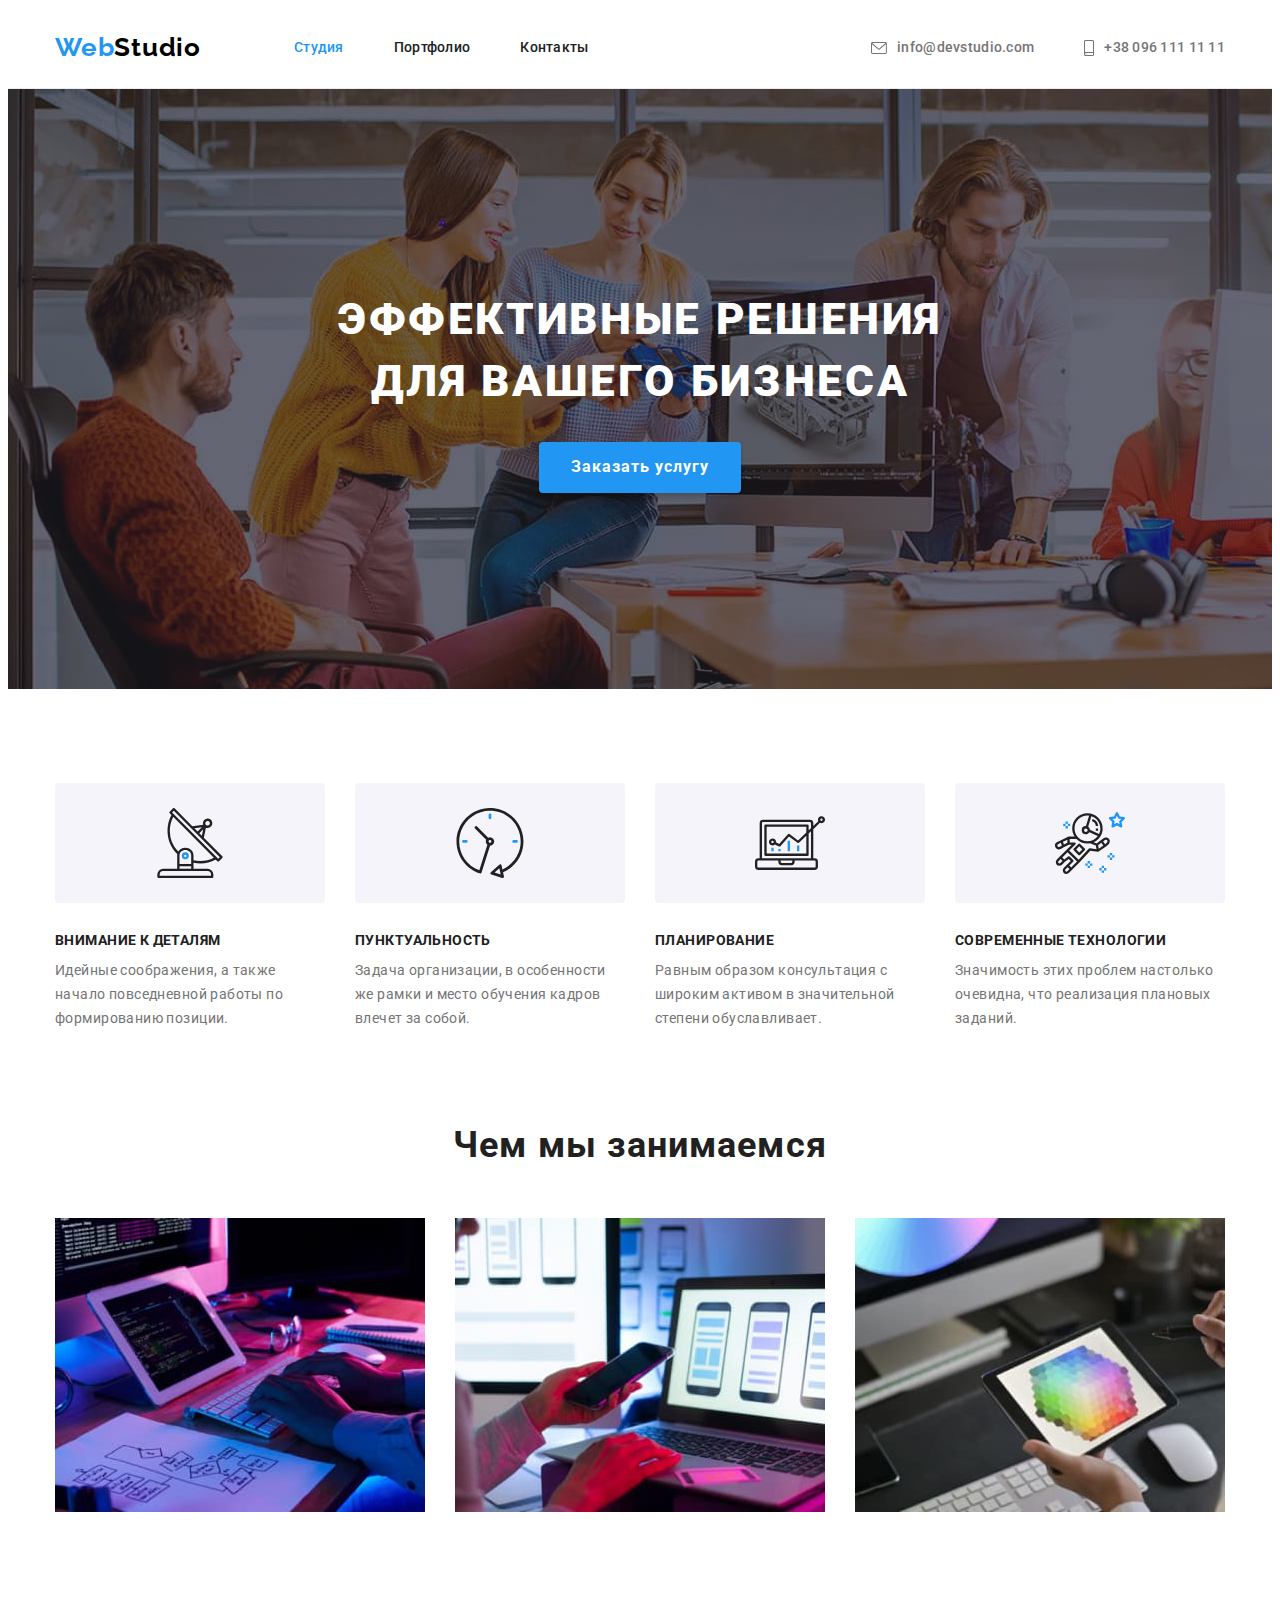
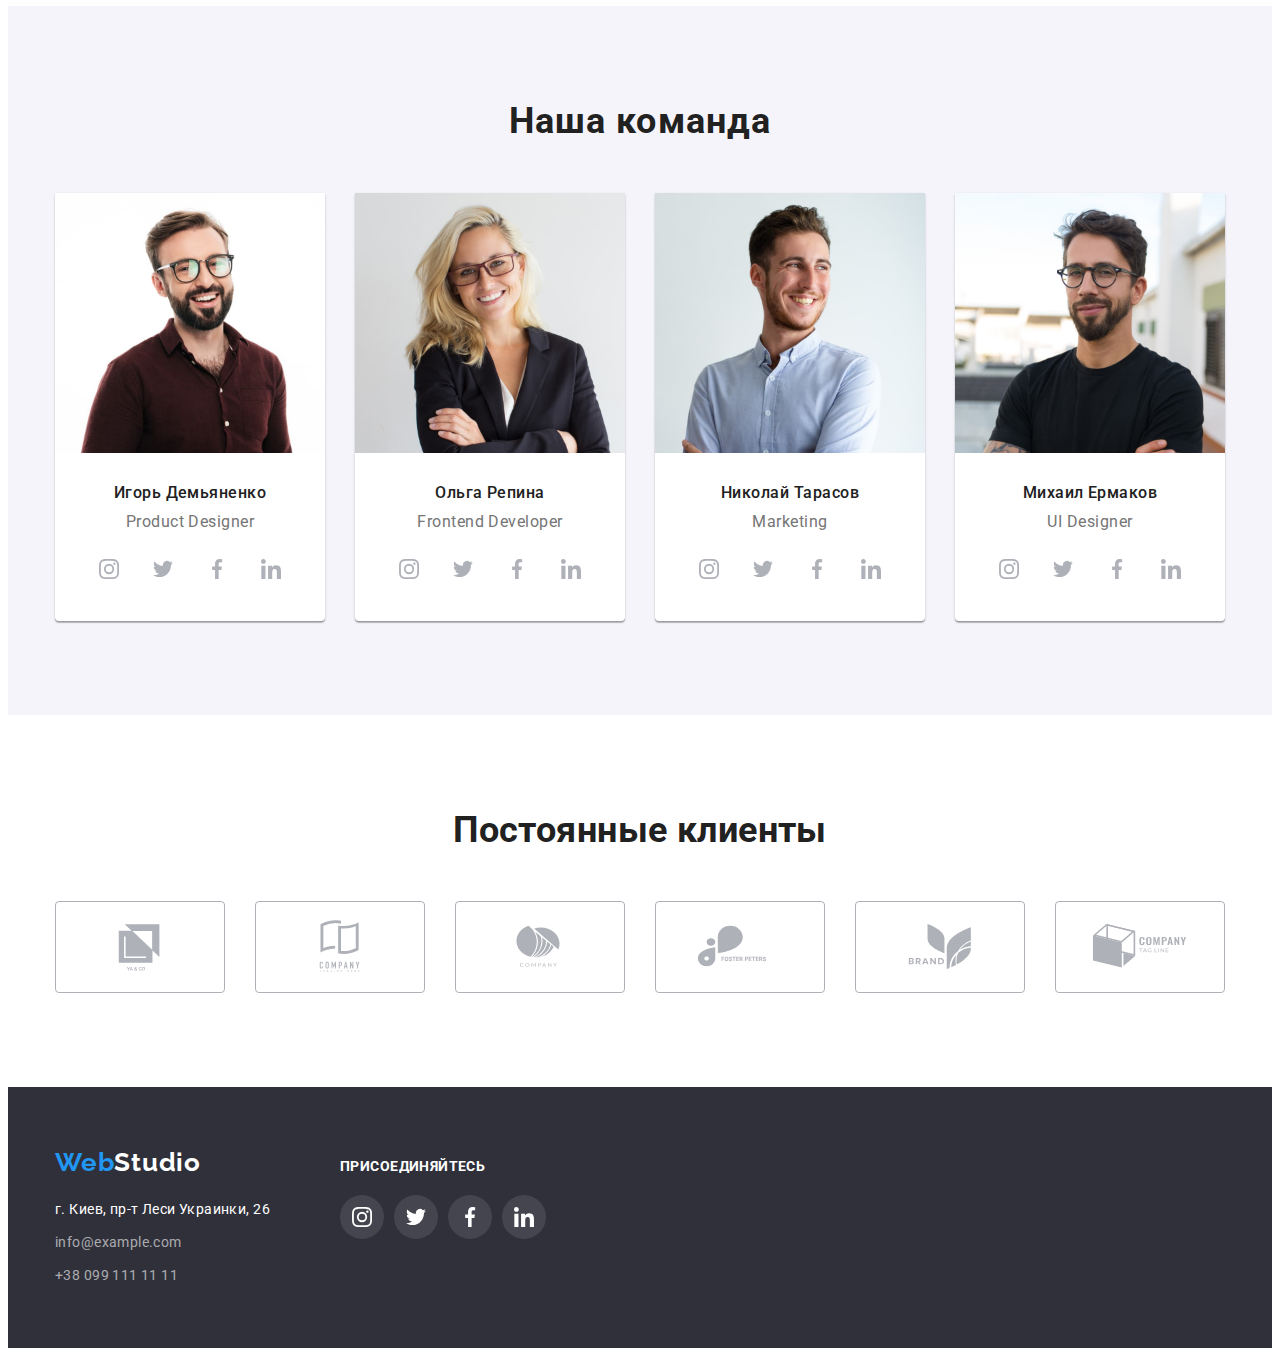
<file: index.html>
<!DOCTYPE html>
<html lang="ru">
  <head>
    <meta charset="UTF-8" />
    <meta http-equiv="X-UA-Compatible" content="IE=edge" />
    <meta name="viewport" content="width=device-width, initial-scale=1.0" />
    <title>Студия</title>
    <link
      href="https://fonts.googleapis.com/css2?family=Raleway:wght@700&family=Roboto:wght@400;500;700;900&display=swap"
      rel="stylesheet"
    />
    <link
      rel="stylesheet"
      href="https://cdnjs.cloudflare.com/ajax/libs/modern-normalize/1.1.0/modern-normalize.min.css"
      integrity="sha512-wpPYUAdjBVSE4KJnH1VR1HeZfpl1ub8YT/NKx4PuQ5NmX2tKuGu6U/JRp5y+Y8XG2tV+wKQpNHVUX03MfMFn9Q=="
      crossorigin="anonymous"
      referrerpolicy="no-referrer"
    />
    <link rel="stylesheet" href="./css/styles.css" />
  </head>
  <body>
    <header class="page-header">
      <div class="container">
        <nav>
          <a href="./index.html" class="link logo"><span class="logo-accent">Web</span>Studio</a>
          <ul class="site-nav list">
            <li class="item">
              <a href="./index.html" class="link current">Студия</a>
            </li>
            <li class="item">
              <a href="./portfolio.html" class="link">Портфолио</a>
            </li>
            <li class="item">
              <a href="" class="link">Контакты</a>
            </li>
          </ul>
        </nav>
        <ul class="contact-nav list">
          <li class="item">
            <a href="mailto:info@devstudio.com" class="link">
              <svg class="icon-envelope" width="16" height="12">
                <use href="./images/icons.svg#icon-envelope"></use>
              </svg>
              info@devstudio.com
            </a>
          </li>
          <li class="item">
            <a href="tel:+380961111111" class="link">
              <svg class="icon-smartphone" width="10" height="16">
                <use href="./images/icons.svg#icon-smartphone"></use>
              </svg>
              +38 096 111 11 11
            </a>
          </li>
        </ul>
      </div>
    </header>
    <main>
      <section class="hero overlay">
        <div class="container">
          <h1 class="hero-title">Эффективные решения для вашего бизнеса</h1>
          <button type="button" class="button">Заказать услугу</button>
        </div>
      </section>
      <section class="benefits section">
        <div class="container">
          <h2 class="visually-hidden">Наши преимущества</h2>
          <ul class="benefits list">
            <li class="item">
              <div class="icon">
                <svg class="icon-antenna" width="70" height="70">
                  <use href="./images/icons.svg#icon-antenna"></use>
                </svg>
              </div>
              <h3 class="title">Внимание к деталям</h3>
              <p class="text">
                Идейные соображения, а также начало повседневной работы по формированию позиции.
              </p>
            </li>
            <li class="item">
              <div class="icon">
                <svg class="icon-clock" width="70" height="70">
                  <use href="./images/icons.svg#icon-clock"></use>
                </svg>
              </div>
              <h3 class="title">Пунктуальность</h3>
              <p class="text">
                Задача организации, в особенности же рамки и место обучения кадров влечет за собой.
              </p>
            </li>
            <li class="item">
              <div class="icon">
                <svg class="icon-diagram" width="70" height="70">
                  <use href="./images/icons.svg#icon-diagram"></use>
                </svg>
              </div>
              <h3 class="title">Планирование</h3>
              <p class="text">
                Равным образом консультация с широким активом в значительной степени обуславливает.
              </p>
            </li>
            <li class="item">
              <div class="icon">
                <svg class="icon-astronaut" width="70" height="70">
                  <use href="./images/icons.svg#icon-astronaut"></use>
                </svg>
              </div>
              <h3 class="title">Современные технологии</h3>
              <p class="text">
                Значимость этих проблем настолько очевидна, что реализация плановых заданий.
              </p>
            </li>
          </ul>
        </div>
      </section>
      <section class="about-us section">
        <div class="container">
          <h2 class="title">Чем мы занимаемся</h2>
          <ul class="about-us list">
            <li class="item">
              <img src="./images/img.jpg" alt="Верстка страницы" width="370" />
            </li>
            <li class="item">
              <img src="./images/img1.jpg" alt="Дизайн" width="370" />
            </li>
            <li class="item">
              <img src="./images/img2.jpg" alt="Подбор палитры" width="370" />
            </li>
          </ul>
        </div>
      </section>
      <section class="section team">
        <div class="container">
          <h2 class="title">Наша команда</h2>
          <ul class="list">
            <li class="teammate">
              <img src="./images/img3.jpg" alt="Игорь Демьяненко" width="270" class="photo" />
              <div class="card">
                <h3 class="title">Игорь Демьяненко</h3>
                <p class="text">Product Designer</p>
                <ul class="socials list">
                  <li class="item">
                    <a class="link" href="">
                      <svg class="link-icon" width="20" height="20">
                        <use href="./images/icons.svg#icon-instagram"></use>
                      </svg>
                    </a>
                  </li>
                  <li class="item">
                    <a class="link" href="">
                      <svg class="link-icon" width="20" height="20">
                        <use href="./images/icons.svg#icon-twitter"></use>
                      </svg>
                    </a>
                  </li>
                  <li class="item">
                    <a class="link" href="">
                      <svg class="link-icon" width="20" height="20">
                        <use href="./images/icons.svg#icon-facebook"></use>
                      </svg>
                    </a>
                  </li>
                  <li class="item">
                    <a class="link" href="">
                      <svg class="link-icon" width="20" height="20">
                        <use href="./images/icons.svg#icon-linkedin"></use>
                      </svg>
                    </a>
                  </li>
                </ul>
              </div>
            </li>
            <li class="teammate">
              <img src="./images/img4.jpg" alt="Ольга Репина" width="270" class="photo" />
              <div class="card">
                <h3 class="title">Ольга Репина</h3>
                <p class="text">Frontend Developer</p>
                <ul class="socials list">
                  <li class="item">
                    <a class="link" href="">
                      <svg class="link-icon" width="20" height="20">
                        <use href="./images/icons.svg#icon-instagram"></use>
                      </svg>
                    </a>
                  </li>
                  <li class="item">
                    <a class="link" href="">
                      <svg class="link-icon" width="20" height="20">
                        <use href="./images/icons.svg#icon-twitter"></use>
                      </svg>
                    </a>
                  </li>
                  <li class="item">
                    <a class="link" href="">
                      <svg class="link-icon" width="20" height="20">
                        <use href="./images/icons.svg#icon-facebook"></use>
                      </svg>
                    </a>
                  </li>
                  <li class="item">
                    <a class="link" href="">
                      <svg class="link-icon" width="20" height="20">
                        <use href="./images/icons.svg#icon-linkedin"></use>
                      </svg>
                    </a>
                  </li>
                </ul>
              </div>
            </li>
            <li class="teammate">
              <img src="./images/img5.jpg" alt="Николай Тарасов" width="270" class="photo" />
              <div class="card">
                <h3 class="title">Николай Тарасов</h3>
                <p class="text">Marketing</p>
                <ul class="socials list">
                  <li class="item">
                    <a class="link" href="">
                      <svg class="link-icon" width="20" height="20">
                        <use href="./images/icons.svg#icon-instagram"></use>
                      </svg>
                    </a>
                  </li>
                  <li class="item">
                    <a class="link" href="">
                      <svg class="link-icon" width="20" height="20">
                        <use href="./images/icons.svg#icon-twitter"></use>
                      </svg>
                    </a>
                  </li>
                  <li class="item">
                    <a class="link" href="">
                      <svg class="link-icon" width="20" height="20">
                        <use href="./images/icons.svg#icon-facebook"></use>
                      </svg>
                    </a>
                  </li>
                  <li class="item">
                    <a class="link" href="">
                      <svg class="link-icon" width="20" height="20">
                        <use href="./images/icons.svg#icon-linkedin"></use>
                      </svg>
                    </a>
                  </li>
                </ul>
              </div>
            </li>
            <li class="teammate">
              <img src="./images/img6.jpg" alt="Михаил Ермаков" width="270" class="photo" />
              <div class="card">
                <h3 class="title">Михаил Ермаков</h3>
                <p class="text">UI Designer</p>
                <ul class="socials list">
                  <li class="item">
                    <a class="link" href="">
                      <svg class="link-icon" width="20" height="20">
                        <use href="./images/icons.svg#icon-instagram"></use>
                      </svg>
                    </a>
                  </li>
                  <li class="item">
                    <a class="link" href="">
                      <svg class="link-icon" width="20" height="20">
                        <use href="./images/icons.svg#icon-twitter"></use>
                      </svg>
                    </a>
                  </li>
                  <li class="item">
                    <a class="link" href="">
                      <svg class="link-icon" width="20" height="20">
                        <use href="./images/icons.svg#icon-facebook"></use>
                      </svg>
                    </a>
                  </li>
                  <li class="item">
                    <a class="link" href="">
                      <svg class="link-icon" width="20" height="20">
                        <use href="./images/icons.svg#icon-linkedin"></use>
                      </svg>
                    </a>
                  </li>
                </ul>
              </div>
            </li>
          </ul>
        </div>
      </section>
      <section class="section clients">
        <div class="container">
          <h2 class="section-title clients">Постоянные клиенты</h2>
          <ul class="clients list">
            <li class="item">
              <a class="client-link" href="">
                <svg class="client-icon" width="106" height="60">
                  <use href="./images/icons.svg#icon-union"></use>
                </svg>
              </a>
            </li>
            <li class="item">
              <a class="client-link" href="">
                <svg class="client-icon" width="106" height="60">
                  <use href="./images/icons.svg#icon-taglinehere"></use>
                </svg>
              </a>
            </li>
            <li class="item">
              <a class="client-link" href="">
                <svg class="client-icon" width="106" height="60">
                  <use href="./images/icons.svg#icon-company"></use>
                </svg>
              </a>
            </li>
            <li class="item">
              <a class="client-link" href="">
                <svg class="client-icon" width="106" height="60">
                  <use href="./images/icons.svg#icon-foster"></use>
                </svg>
              </a>
            </li>
            <li class="item">
              <a class="client-link" href="">
                <svg class="client-icon" width="106" height="60">
                  <use href="./images/icons.svg#icon-brand"></use>
                </svg>
              </a>
            </li>
            <li class="item">
              <a class="client-link" href="">
                <svg class="client-icon" width="106" height="60">
                  <use href="./images/icons.svg#icon-tagline"></use>
                </svg>
              </a>
            </li>
          </ul>
        </div>
      </section>
    </main>
    <footer class="footer">
      <div class="container footer-container">
        <div>
          <a href="./index.html" class="link logo"
            ><span class="logo-accent">Web</span><span class="logo-invert">Studio</span></a
          >
          <address class="footer-contacts">
            <ul class="list">
              <li class="item">
                <a href="#" class="link address">г. Киев, пр-т Леси Украинки, 26</a>
              </li>
              <li class="item">
                <a href="mailto:info@example.com" class="link">info@example.com</a>
              </li>
              <li class="item"><a href="tel:+380991111111" class="link">+38 099 111 11 11</a></li>
            </ul>
          </address>
        </div>

        <div class="footer-socials social-links">
          <p class="footer-text">присоединяйтесь</p>
          <ul class="socials list">
            <li class="item">
              <a class="footer-link link" href="">
                <svg class="link-icon" width="20" height="20">
                  <use href="./images/icons.svg#icon-instagram"></use>
                </svg>
              </a>
            </li>
            <li class="item">
              <a class="footer-link link" href="">
                <svg class="link-icon" width="20" height="20">
                  <use href="./images/icons.svg#icon-twitter"></use>
                </svg>
              </a>
            </li>
            <li class="item">
              <a class="footer-link link" href="">
                <svg class="link-icon" width="20" height="20">
                  <use href="./images/icons.svg#icon-facebook"></use>
                </svg>
              </a>
            </li>
            <li class="item">
              <a class="footer-link link" href="">
                <svg class="link-icon" width="20" height="20">
                  <use href="./images/icons.svg#icon-linkedin"></use>
                </svg>
              </a>
            </li>
          </ul>
        </div>
      </div>
    </footer>
  </body>
</html>
</file>
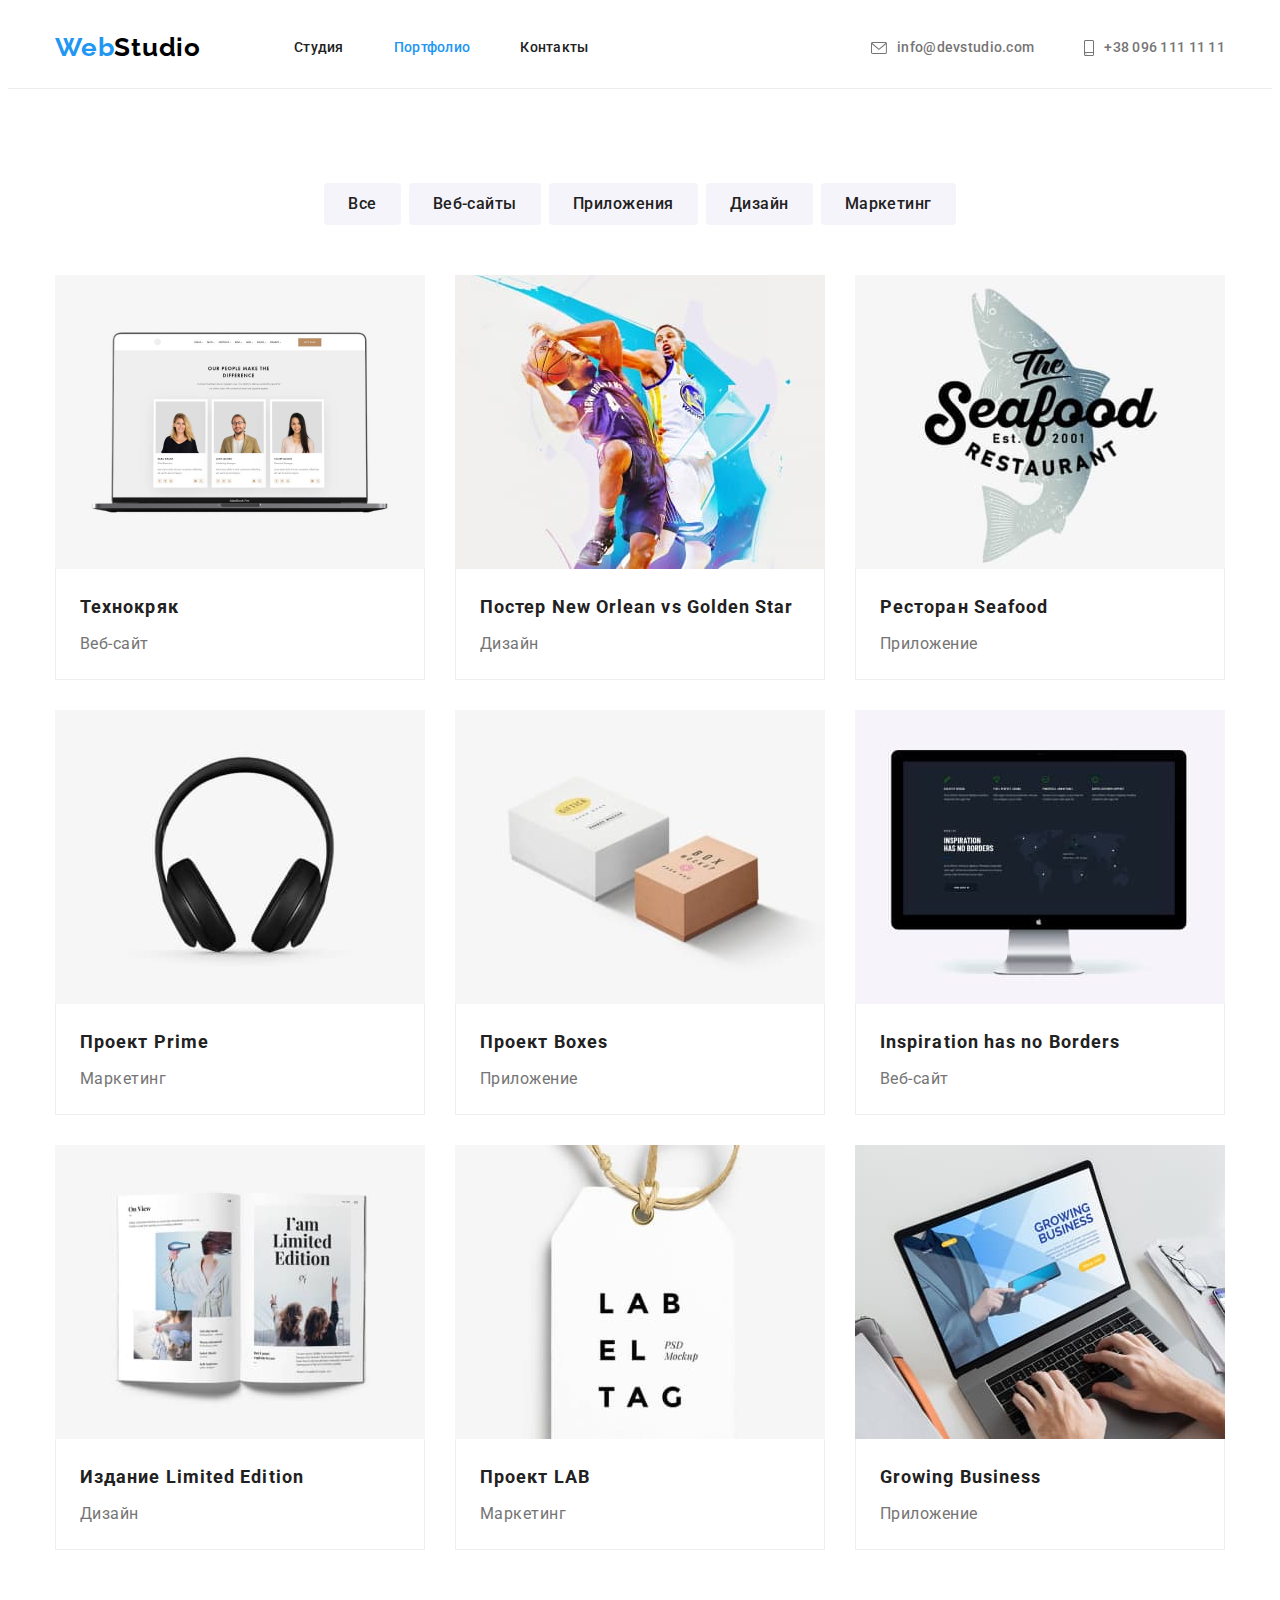
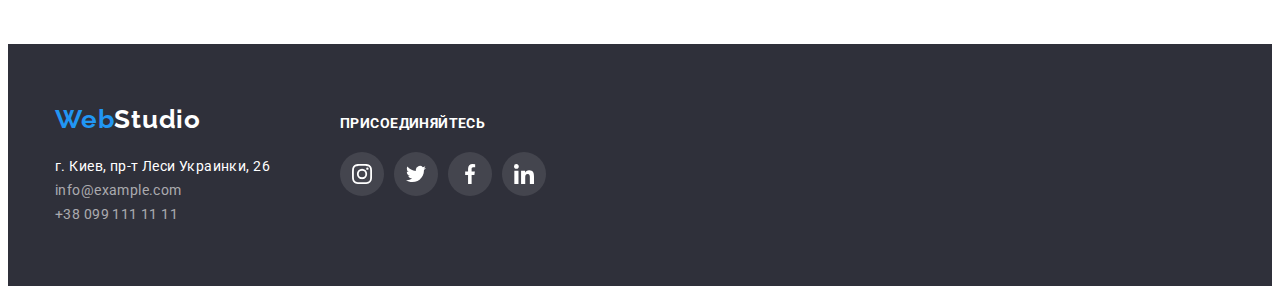
<file: portfolio.html>
<!DOCTYPE html>
<html lang="ru">
  <head>
    <meta charset="UTF-8" />
    <meta http-equiv="X-UA-Compatible" content="IE=edge" />
    <meta name="viewport" content="width=device-width, initial-scale=1.0" />
    <title>Портфолио</title>
    <link
      href="https://fonts.googleapis.com/css2?family=Raleway:wght@700&family=Roboto:wght@400;500;700;900&display=swap"
      rel="stylesheet"
    />
    <link
      rel="stylesheet"
      href="https://cdnjs.cloudflare.com/ajax/libs/modern-normalize/1.1.0/modern-normalize.min.css"
      integrity="sha512-wpPYUAdjBVSE4KJnH1VR1HeZfpl1ub8YT/NKx4PuQ5NmX2tKuGu6U/JRp5y+Y8XG2tV+wKQpNHVUX03MfMFn9Q=="
      crossorigin="anonymous"
      referrerpolicy="no-referrer"
    />
    <link rel="stylesheet" href="./css/styles.css" />
  </head>
  <body>
    <header class="page-header">
      <div class="container">
        <nav>
          <a href="./index.html" class="link logo"><span class="logo-accent">Web</span>Studio</a>
          <ul class="site-nav list">
            <li class="item">
              <a href="./index.html" class="link">Студия</a>
            </li>
            <li class="item">
              <a href="./portfolio.html" class="link current">Портфолио</a>
            </li>
            <li class="item">
              <a href="" class="link">Контакты</a>
            </li>
          </ul>
        </nav>
        <ul class="contact-nav list">
          <li class="item">
            <a href="mailto:info@devstudio.com" class="link">
              <svg class="icon-envelope" width="16" height="12">
                <use href="./images/icons.svg#icon-envelope"></use>
              </svg>
              info@devstudio.com</a
            >
          </li>
          <li class="item">
            <a href="tel:+380961111111" class="link">
              <svg class="icon-smartphone" width="10" height="16">
                <use href="./images/icons.svg#icon-smartphone"></use>
              </svg>
              +38 096 111 11 11</a
            >
          </li>
        </ul>
      </div>
    </header>
    <main>
      <section class="portfolio section">
        <div class="container">
          <h1 class="visually-hidden"></h1>
          <ul class="filters list">
            <li class="item"><button type="button" class="button-menu">Все</button></li>
            <li class="item"><button type="button" class="button-menu">Веб-сайты</button></li>
            <li class="item"><button type="button" class="button-menu">Приложения</button></li>
            <li class="item"><button type="button" class="button-menu">Дизайн</button></li>
            <li class="item"><button type="button" class="button-menu">Маркетинг</button></li>
          </ul>
          <ul class="works list">
            <li class="portfolio-card">
              <img src="./images/img7.jpg" alt="Сайт Технокряк" width="370" />
              <div class="description">
                <h2 class="title">Технокряк</h2>
                <p class="text">Веб-сайт</p>
              </div>
            </li>
            <li class="portfolio-card">
              <img
                src="./images/img8.jpg"
                alt="Баскетболисты New Orlean и Golden Star"
                width="370"
              />
              <div class="description">
                <h2 class="title">Постер New Orlean vs Golden Star</h2>
                <p class="text">Дизайн</p>
              </div>
            </li>
            <li class="portfolio-card">
              <img src="./images/img9.jpg" alt="Ресторан Seafood" width="370" />
              <div class="description">
                <h2 class="title">Ресторан Seafood</h2>
                <p class="text">Приложение</p>
              </div>
            </li>
            <li class="portfolio-card">
              <img src="./images/img10.jpg" alt="Наушники" width="370" />
              <div class="description">
                <h2 class="title">Проект Prime</h2>
                <p class="text">Маркетинг</p>
              </div>
            </li>
            <li class="portfolio-card">
              <img src="./images/img11.jpg" alt="Коробки" width="370" />
              <div class="description">
                <h2 class="title">Проект Boxes</h2>
                <p class="text">Приложение</p>
              </div>
            </li>
            <li class="portfolio-card">
              <img src="./images/img12.jpg" alt="Монитор" width="370" />
              <div class="description">
                <h2 class="title">Inspiration has no Borders</h2>
                <p class="text">Веб-сайт</p>
              </div>
            </li>
            <li class="portfolio-card">
              <img src="./images/img13.jpg" alt="Журнал" width="370" />
              <div class="description">
                <h2 class="title">Издание Limited Edition</h2>
                <p class="text">Дизайн</p>
              </div>
            </li>
            <li class="portfolio-card">
              <img src="./images/img14.jpg" alt="Бирка" width="370" />
              <div class="description">
                <h2 class="title">Проект LAB</h2>
                <p class="text">Маркетинг</p>
              </div>
            </li>
            <li class="portfolio-card">
              <img src="./images/img15.jpg" alt="Ноутбук" width="370" />
              <div class="description">
                <h2 class="title">Growing Business</h2>
                <p class="text">Приложение</p>
              </div>
            </li>
          </ul>
        </div>
      </section>
    </main>
    <footer class="footer">
      <div class="container footer-container">
        <div>
          <a href="./index.html" class="link logo"
            ><span class="logo-accent">Web</span><span class="logo-invert">Studio</span></a
          >
          <address class="footer-contacts">
            <ul class="list">
              <li><a href="" class="link address">г. Киев, пр-т Леси Украинки, 26</a></li>
              <li><a href="mailto:info@example.com" class="link">info@example.com</a></li>
              <li><a href="tel:+380991111111" class="link">+38 099 111 11 11</a></li>
            </ul>
          </address>
        </div>
        <div class="footer-socials social-links">
          <p class="footer-text">присоединяйтесь</p>
          <ul class="socials list">
            <li class="item">
              <a class="footer-link link" href="">
                <svg class="link-icon" width="20" height="20">
                  <use href="./images/icons.svg#icon-instagram"></use>
                </svg>
              </a>
            </li>
            <li class="item">
              <a class="footer-link link" href="">
                <svg class="link-icon" width="20" height="20">
                  <use href="./images/icons.svg#icon-twitter"></use>
                </svg>
              </a>
            </li>
            <li class="item">
              <a class="footer-link link" href="">
                <svg class="link-icon" width="20" height="20">
                  <use href="./images/icons.svg#icon-facebook"></use>
                </svg>
              </a>
            </li>
            <li class="item">
              <a class="footer-link link" href="">
                <svg class="link-icon" width="20" height="20">
                  <use href="./images/icons.svg#icon-linkedin"></use>
                </svg>
              </a>
            </li>
          </ul>
        </div>
      </div>
    </footer>
  </body>
</html>
</file>
<file: css/styles.css>
html {
  box-sizing: border-box;
}

*,
*::before,
*::after {
  box-sizing: inherit;
}

:root {
  --primary-text-color: #757575;
  --title-text-color: #212121;
  --accent-color: #2196f3;
  --bgd-light-color: #f5f4fa;
  --bgd-dark-color: #2f303a;
  --logo-color: #000000;
  --footer-contacts-color: rgba(255, 255, 255, 0.6);
  --header-border: #ececec;
  --basic-white: #ffffff;
}

body {
  font-family: Roboto, sans-serif;
  font-size: 14px;
  color: var(--primary-text-color);
  background-color: var(--basic-white);
  letter-spacing: 0.03em;
}

.visually-hidden {
  position: absolute;
  width: 1px;
  height: 1px;
  margin: -1px;
  border: 0;
  padding: 0;

  white-space: nowrap;
  clip-path: inset(100%);
  clip: rect(0 0 0 0);
  overflow: hidden;
}

h1,
h2,
h3,
p {
  margin-top: 0;
  margin-bottom: 0;
}

.list {
  list-style: none;
  margin: 0;
  padding: 0;
  display: flex;
}

.container {
  width: 1200px;
  padding-right: 15px;
  padding-left: 15px;
  margin: 0 auto;
}

img {
  display: block;
  max-width: 100%;
  height: auto;
}

address {
  font-style: normal;
}

.title {
  color: var(--title-text-color);
  margin: 0;
}

.link {
  text-decoration: none;
  color: inherit;
}

.section {
  padding-top: 94px;
  padding-bottom: 94px;
}

/*header*/
.page-header {
  border-bottom: 1px solid var(--header-border);
}

.page-header > .container {
  display: flex;
  justify-content: space-between;
  align-items: center;
}

.page-header nav {
  display: flex;
  align-items: center;
}

.logo {
  color: var(--logo-color);
  font-family: 'Raleway', sans-serif;
  font-weight: 700;
  font-size: 26px;
  line-height: 1.2;
  letter-spacing: 0.03em;
}

.logo-accent {
  color: var(--accent-color);
}
.logo-invert {
  color: var(--basic-white);
}

.page-header .logo {
  margin-right: 93px;
}

.site-nav,
.contact-nav {
  display: flex;
}

.site-nav .item:not(:last-child),
.contact-nav .item:not(:last-child) {
  margin-right: 50px;
}

.site-nav.list {
  color: var(--title-text-color);
  font-weight: 500;
  line-height: 1.14;
  letter-spacing: 0.02em;
}

.site-nav.link {
  display: flex;
  padding-top: 32px;
  padding-bottom: 32px;
}

.site-nav .link:hover,
.site-nav .link:focus {
  color: var(--accent-color);
}

.site-nav .current {
  color: var(--accent-color);
}

.contact-nav .link {
  display: flex;
  padding-top: 32px;
  padding-bottom: 32px;
  justify-content: center;
  align-items: center;
  color: var(--primary-text-color);
  font-weight: 500;
  font-size: 14px;
  line-height: 1.14;
  letter-spacing: 0.02em;
}

.contact-nav .link:hover,
.contact-nav .link:focus {
  color: var(--accent-color);
}

.icon-envelope {
  fill: currentColor;
  margin-right: 10px;
}

.icon-enlope:hover,
.icon-enlope:focus {
  column-fill: var(--accent-color);
}

.icon-smartphone {
  fill: currentColor;
  margin-right: 10px;
}

.icon-smartphone:hover,
.icon-smartphone:focus {
  column-fill: var(--accent-color);
}

/* Герой */
.hero {
  padding: 200px 0;
  text-align: center;
  background-color: var(--bgd-dark-color);
}

.overlay {
  height: 600px;
  max-width: 1600px;
  margin-left: auto;
  margin-right: auto;
  background-image: linear-gradient(to right, rgba(47, 48, 58, 0.4), rgba(47, 48, 58, 0.4)),
    url(../images/hero.jpg);

  background-size: cover;
  background-repeat: no-repeat;
  background-color: #2f303a;
}

.hero-title {
  width: 696px;
  text-align: center;
  margin-top: 0;
  margin-bottom: 30px;
  margin-left: auto;
  margin-right: auto;

  color: var(--basic-white);
  font-weight: 900;
  font-size: 44px;
  line-height: 1.4;
  letter-spacing: 0.06em;
  text-transform: uppercase;
}

.button {
  min-width: 200px;
  padding: 10px 32px;
  background-color: var(--accent-color);
  color: var(--basic-white);
  font-family: inherit;
  font-weight: 700;
  font-size: 16px;
  line-height: 1.9;
  text-align: center;
  letter-spacing: 0.06em;
  border-radius: 4px;
  border-color: transparent;
  box-shadow: 0px 4px 4px rgba(0, 0, 0, 0.15);
  border: none;
}

.button:hover {
  cursor: pointer;
}

/* Преимущества */
.benefits {
  padding-bottom: 0;
}

.benefits .title {
  margin-bottom: 10px;
  font-weight: 700;
  font-size: 14px;
  line-height: 1.14;
  letter-spacing: 0.03em;
  text-transform: uppercase;
}

.benefits-list .item {
  width: 270px;
}

.benefits.list .item + .item {
  margin-left: 30px;
}

.icon {
  display: flex;
  justify-content: center;
  align-items: center;
  width: 270px;
  height: 120px;
  margin-bottom: 30px;
  background-color: #f5f4fa;
  border: none;
  border-radius: 4px;
}

.benefits .text {
  width: 270px;
  font-size: 14px;
  line-height: 1.7;
  letter-spacing: 0.03em;
}

/* Чем мы занимаемся */

.about-us.list {
  padding: 0;
}

.about-us .title {
  margin-bottom: 50px;
  font-weight: 700;
  font-size: 36px;
  line-height: 1.2;
  text-align: center;
  letter-spacing: 0.03em;
}

.about-us.list .item + .item {
  margin-left: 30px;
}

/* Команда */
.section.team {
  background-color: var(--bgd-light-color);
}

.team .title {
  margin-bottom: 50px;
  font-weight: 700;
  font-size: 36px;
  line-height: 1.2;
  text-align: center;
  letter-spacing: 0.03em;
}

.teammate {
  width: 270px;
  padding-bottom: 30px;
  background: var(--basic-white);
  box-shadow: 0px 1px 3px rgba(0, 0, 0, 0.12), 0px 1px 1px rgba(0, 0, 0, 0.14),
    0px 2px 1px rgba(0, 0, 0, 0.2);
  border-radius: 0px 0px 4px 4px;
}

.teammate + .teammate {
  margin-left: 30px;
}

.teammate .photo {
  margin-bottom: 30px;
}

.teammate .title {
  margin-bottom: 10px;
  font-weight: 500;
  font-size: 16px;
  line-height: 1.2;
  text-align: center;
  letter-spacing: 0.03em;
}

.teammate .text {
  font-size: 16px;
  line-height: 1.2;
  text-align: center;
  letter-spacing: 0.03em;
  margin-bottom: 16px;
}

.socials {
  display: flex;
  justify-content: center;
  align-items: center;
  gap: 10px;
}

.socials .link {
  display: flex;
  justify-content: center;
  align-items: center;
  padding: 12px;
  color: #afb1b8;
  border-radius: 50%;
}

.socials .link:hover,
.socials .link:focus {
  background-color: var(--accent-color);
  color: var(--basic-white);
}

.link-icon {
  fill: currentColor;
}

/* Clients */

.section-title.clients {
  margin-bottom: 50px;
  font-size: 36px;
  line-height: 1.17;
  color: var(--title-text-color);
  text-align: center;
}

.clients.list {
  display: flex;
  justify-content: center;
  align-items: center;
  gap: 30px;
}

.clients.list .item {
  width: 170px;
  height: 92px;
}

.client-link {
  display: flex;
  justify-content: center;
  align-items: center;
  width: 100%;
  height: 100%;
  fill: #afb1b8;
  border: 1px solid #afb1b8;
  border-radius: 4px;
}

.client-link:hover,
.client-link:focus {
  fill: var(--accent-color);
  border: 1px solid var(--accent-color);
}

/* Футер */
.footer {
  padding-top: 60px;
  padding-bottom: 60px;
  line-height: 1.71;
  background-color: var(--bgd-dark-color);
}

.footer-container {
  display: flex;
  align-items: baseline;
}

.footer .link.logo {
  margin-bottom: 20px;
  display: inline-block;
}

.footer-contacts {
  font-style: normal;
  font-weight: 400;
  font-size: 14px;
  line-height: 1.7;
  letter-spacing: 0.03em;
}

.footer-contacts .list {
  display: block;
}

.footer-contacts .item:not(:last-child) {
  margin-bottom: 9px;
}

.footer-contacts .link {
  color: var(--footer-contacts-color);
}

.footer-contacts .link:hover,
.footer-contacts .link:focus {
  color: var(--accent-color);
}

.footer-contacts .address {
  color: var(--basic-white);
}

.footer-socials {
  margin-left: 70px;
}

.footer-text {
  margin-bottom: 20px;
  text-align: left;
  font-weight: 700;
  line-height: 1.14;
  text-transform: uppercase;
  color: var(--basic-white);
}

.socials .footer-link {
  color: var(--basic-white);
  background-color: rgba(255, 255, 255, 0.1);
}

.socials.footer .link:hover,
.socials.footer .link:focus {
  background-color: var(--accent-color);
}

/* Портфолио */
.button-menu {
  min-width: 73px;
  padding: 6px 22px;
  background-color: var(--bgd-light-color);
  border-radius: 4px;
  border-color: transparent;
  color: var(--title-text-color);

  font-family: inherit;
  font-weight: 500;
  font-size: 16px;
  line-height: 1.6;
  text-align: center;
  letter-spacing: 0.03em;
}
.filters.list .item + .item {
  margin-left: 8px;
}

.button-menu:hover,
.button-menu:focus {
  background-color: var(--accent-color);
  color: var(--basic-white);
  box-shadow: 0px 4px 4px rgba(0, 0, 0, 0.25);
  cursor: pointer;
}
.filters.list {
  display: flex;
  justify-content: center;
  margin-bottom: 50px;
}

.works.list {
  display: flex;
  flex-wrap: wrap;
}

.portfolio-card {
  width: 370px;
  margin-right: 30px;
  margin-bottom: 30px;
}

.portfolio-card:nth-child(3n) {
  margin-right: 0;
}

.portfolio-card:nth-last-child(-n + 3) {
  margin-bottom: 0;
}

.portfolio-card:hover {
  box-shadow: 0px 4px 4px rgba(0, 0, 0, 0.25);
}

.portfolio-card .title {
  margin-bottom: 4px;
  font-weight: 700;
  font-size: 18px;
  line-height: 2;
  letter-spacing: 0.06em;
}

.portfolio-card .text {
  font-size: 16px;
  line-height: 1.88;
  letter-spacing: 0.03em;
}

.description {
  padding: 20px 24px;
  border: 1px solid #eeeeee;
  border-top: none;
}
</file>
